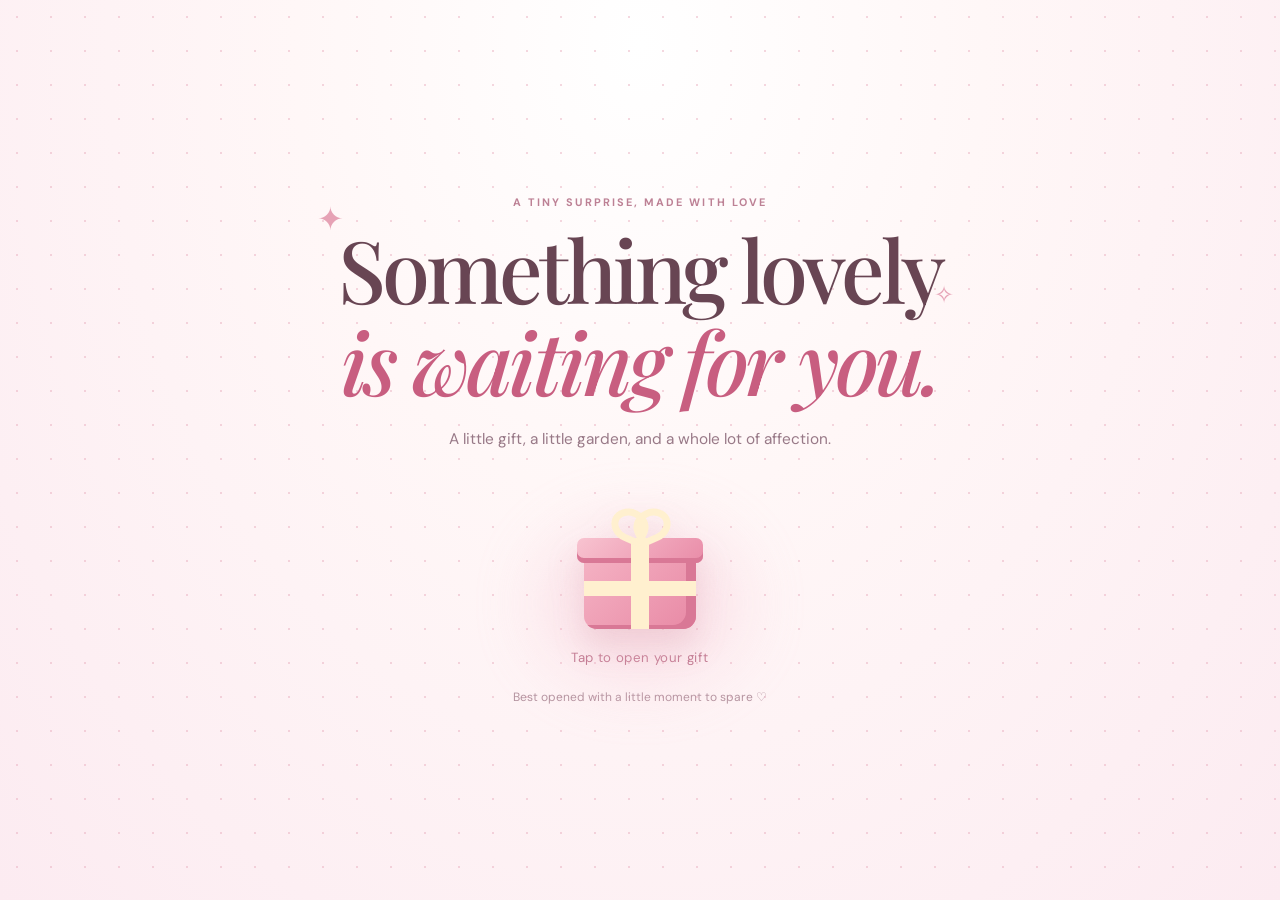
<file: index.html>
<!doctype html>
<html lang="en">
<head>
  <meta charset="utf-8">
  <meta name="viewport" content="width=device-width, initial-scale=1">
  <meta name="theme-color" content="#fff0f4">
  <title>A Little Bouquet for You 🌷</title>
  <meta name="description" content="A little interactive garden of roses, tulips, and love.">
  <link rel="preconnect" href="https://fonts.googleapis.com">
  <link rel="preconnect" href="https://fonts.gstatic.com" crossorigin>
  <link href="https://fonts.googleapis.com/css2?family=DM+Sans:wght@400;500;600;700&family=Playfair+Display:ital,wght@0,500;0,600;0,700;1,500;1,600&display=swap" rel="stylesheet">
  <link rel="stylesheet" href="styles.css">
</head>
<body>
  <div class="ambient" aria-hidden="true"></div>
  <div id="particle-layer" class="particle-layer" aria-hidden="true"></div>

  <main>
    <section class="intro" id="intro">
      <div class="intro-sparkle sparkle-a">✦</div>
      <div class="intro-sparkle sparkle-b">✧</div>
      <p class="eyebrow">A tiny surprise, made with love</p>
      <h1>Something lovely<br><em>is waiting for you.</em></h1>
      <p class="intro-copy">A little gift, a little garden, and a whole lot of affection.</p>
      <button class="gift-button" id="open-gift" aria-label="Open your surprise gift">
        <span class="gift-glow"></span>
        <span class="gift-box" aria-hidden="true">
          <span class="gift-lid"><i></i></span>
          <span class="gift-body"><i class="ribbon-vertical"></i><i class="ribbon-horizontal"></i></span>
          <span class="gift-bow"><i></i><b></b></span>
        </span>
        <span class="gift-hint">Tap to open your gift</span>
      </button>
      <p class="tiny-note">Best opened with a little moment to spare ♡</p>
    </section>

    <section class="reveal-content" id="reveal-content" hidden>
      <header class="hero">
        <p class="eyebrow">Picked just for you</p>
        <h2>A bouquet of <em>little joys.</em></h2>
        <p class="hero-copy">Roses for the warmth, tulips for the smiles, and petals for every lovely thought.</p>
      </header>

      <section class="bouquet-card" aria-label="Animated bouquet of roses and tulips">
        <div class="glow-orb orb-one"></div><div class="glow-orb orb-two"></div>
        <div class="bouquet-scene">
          <div class="bouquet" id="bouquet">
            <div class="flower flower-rose rose-one"><div class="stem"></div><div class="leaf leaf-left"></div><div class="leaf leaf-right"></div><div class="bloom rose-bloom"><i></i><i></i><i></i><i></i><i></i><i></i><i></i></div></div>
            <div class="flower flower-tulip tulip-one"><div class="stem"></div><div class="leaf leaf-left"></div><div class="bloom tulip-bloom"><i></i><i></i><i></i></div></div>
            <div class="flower flower-rose rose-two"><div class="stem"></div><div class="leaf leaf-right"></div><div class="bloom rose-bloom"><i></i><i></i><i></i><i></i><i></i><i></i><i></i></div></div>
            <div class="flower flower-tulip tulip-two"><div class="stem"></div><div class="leaf leaf-left"></div><div class="bloom tulip-bloom"><i></i><i></i><i></i></div></div>
            <div class="flower flower-rose rose-three"><div class="stem"></div><div class="leaf leaf-left"></div><div class="leaf leaf-right"></div><div class="bloom rose-bloom"><i></i><i></i><i></i><i></i><i></i><i></i><i></i></div></div>
            <div class="flower flower-tulip tulip-three"><div class="stem"></div><div class="leaf leaf-right"></div><div class="bloom tulip-bloom"><i></i><i></i><i></i></div></div>
            <div class="flower flower-rose rose-four"><div class="stem"></div><div class="leaf leaf-left"></div><div class="bloom rose-bloom"><i></i><i></i><i></i><i></i><i></i><i></i><i></i></div></div>
            <div class="bouquet-wrap"><span class="wrap-fold"></span><span class="wrap-ribbon"></span><span class="wrap-knot"></span></div>
          </div>
        </div>
        <p class="bouquet-caption">A forever kind of little bloom <span>♡</span></p>
        <div class="bouquet-actions">
          <button class="soft-button" id="bloom-button">Make it bloom ✿</button>
          <button class="soft-button" id="heart-button">Send a heart ♡</button>
        </div>
      </section>

      <section class="letter-section">
        <div class="section-heading">
          <p class="eyebrow">A note from the heart</p>
          <h2>Something I wanted<br><em>you to read.</em></h2>
        </div>
        <div class="envelope-wrap">
          <button class="envelope" id="letter-button" aria-expanded="false" aria-controls="letter">
            <span class="envelope-back"></span><span class="letter-paper"><span>For you, with love ♡</span></span>
            <span class="envelope-front"></span><span class="envelope-flap"></span><span class="envelope-seal">♥</span>
          </button>
          <p class="envelope-hint" id="envelope-hint">Tap the envelope to open your letter</p>
        </div>
        <article class="letter" id="letter" hidden>
          <p class="letter-date">A little note, just because</p>
          <h3>Dear Doc,</h3>
          <p>Some things are better said with flowers. So here are a few roses, a few tulips, and a reminder that you make ordinary days feel a little more special.</p>
          <p>I hope this little corner of the internet brings you a smile. May your days be soft, your heart be light, and your life keep finding reasons to bloom.</p>
          <p class="signature">With lots of love, <span>♡</span></p>
          <button class="text-button" id="close-letter">Fold the letter</button>
        </article>
      </section>

      <footer class="footer">
        <button class="music-button" id="music-button" aria-pressed="false"><span class="music-icon">♫</span><span id="music-label">Play a little melody</span><span class="music-bars" aria-hidden="true"><i></i><i></i><i></i></span></button>
        <p>Made of petals, pixels, and affection <span>♡</span></p>
        <button class="restart-button" id="restart-button">Replay the surprise ↺</button>
      </footer>
    </section>
  </main>
  <script src="script.js"></script>
</body>
</html>
</file>
<file: styles.css>
* {
  box-sizing: border-box;
}

:root {
  --ink: #684553;
  --muted: #987987;
  --rose: #e98ba7;
  --rose-dark: #c85e80;
  --cream: #fffaf5;
  --blush: #fff0f4;
  --green: #7b9c79;
}

html {
  scroll-behavior: smooth;
}

body {
  margin: 0;
  min-height: 100vh;
  color: var(--ink);
  font-family: "DM Sans", sans-serif;
  background: radial-gradient(ellipse at 50% 5%, #fff 0, #fff7f7 38%, #fcebf1 100%);
  overflow-x: hidden;
}

button {
  font: inherit;
  cursor: pointer;
}

.ambient {
  position: fixed;
  inset: 0;
  pointer-events: none;
  opacity: .45;
  background-image: radial-gradient(#e8a8ba 1px, transparent 1px);
  background-size: 34px 34px;
}

.particle-layer {
  position: fixed;
  inset: 0;
  overflow: hidden;
  pointer-events: none;
  z-index: 8;
}

main {
  position: relative;
  z-index: 1;
  width: min(calc(100% - 32px), 980px);
  margin: auto;
}

.intro {
  min-height: 100svh;
  display: flex;
  flex-direction: column;
  justify-content: center;
  align-items: center;
  text-align: center;
  padding: 60px 12px 48px;
  position: relative;
}

.eyebrow {
  margin: 0 0 14px;
  color: #bd8195;
  text-transform: uppercase;
  letter-spacing: .19em;
  font-size: .68rem;
  font-weight: 700;
}

h1, h2, h3 {
  font-family: "Playfair Display", Georgia, serif;
  font-weight: 500;
}

h1 {
  font-size: clamp(2.65rem, 7vw, 5.4rem);
  line-height: 1.06;
  margin: 0;
  letter-spacing: -.045em;
}

h1 em, h2 em {
  color: var(--rose-dark);
  font-weight: 500;
}

.intro-copy,
.hero-copy {
  color: var(--muted);
  line-height: 1.75;
  max-width: 460px;
  margin: 20px auto 0;
  font-size: .96rem;
}

.tiny-note {
  color: #b4939f;
  font-size: .75rem;
  margin-top: 23px;
}

.intro-sparkle {
  position: absolute;
  color: #e6a2b5;
  animation: twinkle 2.4s ease-in-out infinite;
}

.sparkle-a {
  top: 22%;
  left: 17%;
  font-size: 2rem;
}

.sparkle-b {
  right: 18%;
  top: 31%;
  font-size: 1.5rem;
  animation-delay: .8s;
}

/* GIFT BOX */

.gift-button {
  border: 0;
  background: transparent;
  margin: 42px 0 0;
  padding: 14px 22px 0;
  display: grid;
  justify-items: center;
  gap: 20px;
  color: #b96e87;
}

.gift-box {
  width: 126px;
  height: 120px;
  position: relative;
  display: block;
  filter: drop-shadow(0 18px 15px #c77d9230);
  transition: transform .3s ease;
}

.gift-button:hover .gift-box {
  transform: translateY(-8px) rotate(-3deg);
}

.gift-body {
  position: absolute;
  width: 112px;
  height: 77px;
  bottom: 0;
  left: 7px;
  border-radius: 8px 8px 13px 13px;
  background: linear-gradient(135deg, #f5b3c4, #e889a5);
  box-shadow: inset -10px -4px 0 #d97896;
}

.ribbon-vertical {
  position: absolute;
  top: 0;
  bottom: 0;
  left: 47px;
  width: 18px;
  background: #fff0cf;
}

.ribbon-horizontal {
  position: absolute;
  top: 29px;
  left: 0;
  right: 0;
  height: 15px;
  background: #fff0cf;
}

.gift-lid {
  position: absolute;
  z-index: 2;
  top: 29px;
  left: 0;
  width: 126px;
  height: 25px;
  border-radius: 7px;
  background: linear-gradient(135deg, #f8c3d0, #e98ca8);
  box-shadow: inset 0 -5px #d97896;
}

.gift-lid i {
  position: absolute;
  left: 54px;
  width: 18px;
  height: 25px;
  background: #fff0cf;
  top: 0;
}

.gift-bow {
  position: absolute;
  z-index: 3;
  top: 0;
  left: 46px;
  width: 36px;
  height: 32px;
}

.gift-bow:before,
.gift-bow:after {
  content: "";
  position: absolute;
  width: 24px;
  height: 19px;
  border: 7px solid #fff0cf;
  border-radius: 80% 80% 20% 80%;
}

.gift-bow:before {
  left: -12px;
  transform: rotate(24deg);
}

.gift-bow:after {
  right: -12px;
  transform: scaleX(-1) rotate(24deg);
}

.gift-bow b {
  position: absolute;
  z-index: 2;
  width: 12px;
  height: 12px;
  background: #fff0cf;
  border-radius: 50%;
  left: 12px;
  top: 12px;
}

.gift-hint {
  font-size: .83rem;
  letter-spacing: .03em;
}

.gift-glow {
  position: absolute;
  width: 190px;
  height: 140px;
  border-radius: 50%;
  background: #f5bfd0;
  filter: blur(36px);
  opacity: .45;
  transform: translateY(24px);
}

.intro.opening .gift-box {
  animation: gift-open .95s cubic-bezier(.2,.8,.2,1) forwards;
}

.intro.opening .gift-lid {
  animation: lid-pop .75s ease forwards;
  transform-origin: 15% 90%;
}

.intro.opening .gift-bow {
  animation: bow-pop .7s ease forwards;
}

/* MAIN HERO */

.reveal-content {
  animation: rise-in .9s ease both;
  padding-bottom: 40px;
}

.hero {
  text-align: center;
  padding: 45px 10px 25px;
}

.hero h2,
.section-heading h2 {
  font-size: clamp(2.35rem, 6vw, 4.1rem);
  line-height: 1.08;
  letter-spacing: -.04em;
  margin: 0;
}

/* BOUQUET */

.bouquet-card {
  position: relative;
  overflow: hidden;
  border: 1px solid #f5dce4;
  border-radius: 30px;
  background: linear-gradient(145deg, #fffdfb, #fff0f4 75%, #fce8ef);
  padding: 26px 18px 25px;
  box-shadow: 0 24px 70px #bd7f9220;
}

.bouquet-scene {
  height: 390px;
  display: flex;
  justify-content: center;
  align-items: center;
  perspective: 1000px;
}

.bouquet {
  position: relative;
  width: 350px;
  height: 350px;
  transform-style: preserve-3d;
  transform: rotateX(7deg) rotateY(-5deg);
  animation: bouquet-float 5s ease-in-out infinite;
}

.flower {
  position: absolute;
  width: 90px;
  height: 260px;
  bottom: 38px;
  transform-style: preserve-3d;
  transform-origin: 50% 100%;
  transform-box: border-box;
  will-change: rotate;
}

.stem {
  position: absolute;
  width: 6px;
  height: 220px;
  left: 42px;
  bottom: 0;
  border-radius: 100%;
  background: linear-gradient(90deg, #557c5d, #9bb78b 48%, #527856);
  transform: none !important;
  transform-origin: bottom center;
  box-shadow: 3px 0 5px #456b4c25;
  z-index: 1;
}

.leaf {
  position: absolute;
  width: 44px;
  height: 22px;
  bottom: 75px;
  background: linear-gradient(140deg, #b1c99d, #648d6b);
  border-radius: 100% 0 100% 0;
  transform-style: preserve-3d;
  box-shadow: inset 0 -2px 3px #416d4a30;
  z-index: 2;
}

.leaf-left {
  left: 7px;
  transform: rotate(20deg) rotateY(-25deg);
}

.leaf-right {
  right: 2px;
  bottom: 105px;
  transform: scaleX(-1) rotate(22deg) rotateY(25deg);
}

.bloom {
  position: absolute;
  left: 6px;
  top: 4px;
  width: 78px;
  height: 76px;
  transform-style: preserve-3d;
  transform-origin: 50% 90%;
  filter: drop-shadow(0 8px 5px #a04c6825);
  z-index: 3;
}

/* ROSES */

.rose-bloom i {
  position: absolute;
  display: block;
  width: 39px;
  height: 48px;
  left: 20px;
  top: 12px;
  border-radius: 52% 52% 42% 42%;
  transform-origin: 50% 82%;
  background: linear-gradient(145deg, #ffd1dc 0%, #f18da9 58%, #d45d81 100%);
  box-shadow: inset -4px -3px 7px #b84c6e35;
}

.rose-bloom i:nth-child(1) {
  transform: rotate(0deg) translateY(-13px) translateZ(13px);
}

.rose-bloom i:nth-child(2) {
  transform: rotate(51deg) translateY(-13px) translateZ(10px);
}

.rose-bloom i:nth-child(3) {
  transform: rotate(102deg) translateY(-13px) translateZ(7px);
}

.rose-bloom i:nth-child(4) {
  transform: rotate(153deg) translateY(-13px) translateZ(4px);
}

.rose-bloom i:nth-child(5) {
  transform: rotate(204deg) translateY(-13px) translateZ(7px);
}

.rose-bloom i:nth-child(6) {
  transform: rotate(255deg) translateY(-13px) translateZ(10px);
}

.rose-bloom i:nth-child(7) {
  width: 26px;
  height: 32px;
  left: 27px;
  top: 23px;
  border-radius: 50%;
  background: linear-gradient(145deg, #f9b3c6, #c94d75);
  transform: rotate(28deg) translateZ(25px);
}

/* TULIPS */

.tulip-bloom {
  top: 10px;
  height: 75px;
}

.tulip-bloom i {
  position: absolute;
  width: 31px;
  height: 61px;
  top: 0;
  left: 24px;
  border-radius: 60% 60% 35% 35%;
  background: linear-gradient(100deg, #ffd5dc, #ef8da5 60%, #d96783);
  box-shadow: inset -4px -2px 5px #a94d6b30;
  transform-origin: 50% 90%;
}

.tulip-bloom i:nth-child(1) {
  transform: rotate(-25deg) translateX(-13px) rotateY(-18deg);
}

.tulip-bloom i:nth-child(2) {
  height: 69px;
  transform: translateZ(13px);
  background: linear-gradient(90deg, #f8b3c5, #e77796);
}

.tulip-bloom i:nth-child(3) {
  transform: rotate(25deg) translateX(13px) rotateY(18deg);
}

/* FLOWER POSITIONS */

.rose-one {
  left: 22px;
  top: 56px;
  transform: rotate(-13deg) scale(.86);
  z-index: 2;
}

.tulip-one {
  left: 92px;
  top: 18px;
  transform: rotate(-5deg) scale(.92);
  z-index: 3;
}

.rose-two {
  left: 133px;
  top: 42px;
  transform: scale(1.04);
  z-index: 4;
}

.tulip-two {
  left: 211px;
  top: 31px;
  transform: rotate(9deg) scale(.9);
  z-index: 3;
}

.rose-three {
  left: 265px;
  top: 77px;
  transform: rotate(16deg) scale(.82);
  z-index: 2;
}

.tulip-three {
  left: 48px;
  top: 111px;
  transform: rotate(-20deg) scale(.72);
  z-index: 1;
}

.rose-four {
  left: 205px;
  top: 118px;
  transform: rotate(12deg) scale(.72);
  z-index: 2;
}

/* FLOWER COLORS */

.rose-two .rose-bloom i {
  background: linear-gradient(145deg, #ffe0d0, #f4a18e 58%, #d56d70);
}

.rose-four .rose-bloom i {
  background: linear-gradient(145deg, #ffe0e9, #d98bb5 58%, #a95e92);
}

.tulip-two .tulip-bloom i {
  background: linear-gradient(100deg, #fff0bf, #efb96e 60%, #d78b55);
}

.tulip-three .tulip-bloom i {
  background: linear-gradient(100deg, #f5d8ec, #c58cc5 60%, #a76da9);
}

/* BOUQUET WRAPPER */

.bouquet-wrap {
  position: absolute;
  bottom: 0;
  left: 88px;
  width: 178px;
  height: 155px;
  z-index: 8;
  clip-path: polygon(8% 0, 92% 0, 70% 100%, 30% 100%);
  background: linear-gradient(105deg, #f3d4c9, #fff0e8 42%, #e9bcb7 100%);
  filter: drop-shadow(0 12px 9px #a65b6630);
  transform: rotate(-2deg);
}

.wrap-fold {
  position: absolute;
  left: 0;
  right: 0;
  bottom: 0;
  height: 100%;
  background: linear-gradient(90deg, transparent 48%, #fff8f1 49%, #fff8f1 53%, transparent 54%);
}

.wrap-ribbon {
  position: absolute;
  left: 0;
  right: 0;
  bottom: 36px;
  height: 13px;
  background: #d78da1;
  transform: rotate(-3deg);
}

.wrap-knot {
  position: absolute;
  bottom: 28px;
  left: 78px;
  width: 24px;
  height: 24px;
  border-radius: 50%;
  background: #bd7189;
  box-shadow: -17px 0 0 -4px #e6a5b7, 17px 0 0 -4px #e6a5b7;
}

.bouquet-caption {
  text-align: center;
  color: #a77b89;
  font-family: "Playfair Display", serif;
  font-style: italic;
  font-size: 1.15rem;
  margin: 0 0 18px;
}

.bouquet-caption span,
.footer p span {
  color: #d87896;
}

.bouquet-actions {
  display: flex;
  justify-content: center;
  gap: 10px;
  flex-wrap: wrap;
}

.soft-button {
  border: 1px solid #edcbd6;
  background: #fff9fa;
  color: #a65e78;
  border-radius: 999px;
  padding: 11px 18px;
  font-size: .82rem;
  transition: .2s;
}

.soft-button:hover {
  background: #fce4eb;
  transform: translateY(-2px);
}

/* CONNECTED FLOWER ANIMATION */

.bouquet.blooming .flower {
  animation: connected-flower-sway 3.8s ease-in-out infinite;
}

.bouquet.blooming .flower:nth-child(1) { animation-delay: -.3s; }
.bouquet.blooming .flower:nth-child(2) { animation-delay: -1.1s; }
.bouquet.blooming .flower:nth-child(3) { animation-delay: -1.8s; }
.bouquet.blooming .flower:nth-child(4) { animation-delay: -.7s; }
.bouquet.blooming .flower:nth-child(5) { animation-delay: -2.2s; }
.bouquet.blooming .flower:nth-child(6) { animation-delay: -1.4s; }
.bouquet.blooming .flower:nth-child(7) { animation-delay: -2.7s; }

.bouquet.blooming .rose-bloom,
.bouquet.blooming .tulip-bloom {
  animation: connected-petal-open 1.15s cubic-bezier(.2,.75,.25,1) both;
}

.bouquet.blooming .flower:nth-child(2) .bloom { animation-delay: .08s; }
.bouquet.blooming .flower:nth-child(3) .bloom { animation-delay: .16s; }
.bouquet.blooming .flower:nth-child(4) .bloom { animation-delay: .24s; }
.bouquet.blooming .flower:nth-child(5) .bloom { animation-delay: .32s; }
.bouquet.blooming .flower:nth-child(6) .bloom { animation-delay: .4s; }
.bouquet.blooming .flower:nth-child(7) .bloom { animation-delay: .48s; }

/* LOVE LETTER */

.letter-section {
  padding: 100px 10px 65px;
  text-align: center;
}

.section-heading {
  margin-bottom: 26px;
}

.envelope-wrap {
  display: grid;
  justify-items: center;
  gap: 12px;
}

.envelope {
  position: relative;
  width: 220px;
  height: 145px;
  border: 0;
  background: transparent;
  perspective: 700px;
  filter: drop-shadow(0 13px 12px #a35d7320);
  transition: transform .3s;
}

.envelope:hover {
  transform: translateY(-5px);
}

.envelope-back {
  position: absolute;
  inset: 0;
  background: #e9a4b6;
  border-radius: 7px;
}

.letter-paper {
  position: absolute;
  left: 15px;
  right: 15px;
  bottom: 8px;
  height: 116px;
  background: #fffdf9;
  border-radius: 4px;
  display: grid;
  place-items: center;
  color: #bd7b90;
  font-family: "Playfair Display", serif;
  font-style: italic;
  transition: transform .7s ease;
  z-index: 1;
}

.envelope-front {
  position: absolute;
  inset: 0;
  background: #f4bdca;
  clip-path: polygon(0 0, 50% 58%, 100% 0, 100% 100%, 0 100%);
  z-index: 3;
  border-radius: 0 0 7px 7px;
}

.envelope-flap {
  position: absolute;
  inset: 0;
  background: #f8cbd4;
  clip-path: polygon(0 0, 100% 0, 50% 62%);
  transform-origin: top;
  transition: transform .6s;
  z-index: 4;
}

.envelope-seal {
  position: absolute;
  z-index: 5;
  top: 57px;
  left: calc(50% - 15px);
  width: 30px;
  height: 30px;
  border-radius: 50%;
  display: grid;
  place-items: center;
  background: #c76d89;
  color: white;
  font-size: .8rem;
}

.envelope.open .envelope-flap {
  transform: rotateX(180deg);
  z-index: 0;
}

.envelope.open .letter-paper {
  transform: translateY(-78px);
  z-index: 5;
}

.envelope-hint {
  color: #aa8793;
  font-size: .78rem;
}

.letter {
  max-width: 590px;
  margin: 35px auto 0;
  text-align: left;
  padding: 32px clamp(22px, 5vw, 48px);
  background: #fffdfa;
  border: 1px solid #f1dce2;
  border-radius: 18px;
  box-shadow: 0 15px 50px #a45c7014;
  animation: rise-in .6s ease;
}

.letter-date {
  font-size: .68rem;
  letter-spacing: .12em;
  text-transform: uppercase;
  color: #c18b9b;
}

.letter h3 {
  font-size: 2rem;
  margin: 15px 0;
  color: #a95d77;
}

.letter p {
  line-height: 1.85;
  color: #806572;
  font-size: .93rem;
}

.letter .signature {
  font-family: "Playfair Display", serif;
  font-style: italic;
  font-size: 1.15rem;
  color: #a95d77;
  margin-top: 25px;
}

.signature span {
  color: #d87896;
}

.text-button,
.restart-button {
  border: 0;
  background: none;
  color: #bd7189;
  text-decoration: underline;
  text-underline-offset: 4px;
  font-size: .8rem;
  padding: 8px 0;
}

/* MUSIC */

.footer {
  text-align: center;
  padding: 20px 10px 55px;
  border-top: 1px solid #f1dce3;
}

.music-button {
  border: 1px solid #eacbd5;
  background: #fffafd;
  border-radius: 999px;
  padding: 12px 17px;
  color: #a65e78;
  display: inline-flex;
  align-items: center;
  gap: 10px;
  min-width: 220px;
  justify-content: center;
}

.music-icon {
  font-size: 1.2rem;
}

.music-bars {
  display: none;
  height: 15px;
  align-items: center;
  gap: 2px;
}

.music-bars i {
  width: 3px;
  height: 6px;
  background: #d87896;
  border-radius: 4px;
}

.music-button.playing .music-bars {
  display: flex;
}

.music-button.playing .music-bars i {
  animation: equalize .7s ease-in-out infinite alternate;
}

.music-bars i:nth-child(2) { animation-delay: .2s; }
.music-bars i:nth-child(3) { animation-delay: .4s; }

.footer p {
  font-size: .75rem;
  color: #ad8d99;
  margin: 23px 0 8px;
}

/* PARTICLES */

.petal,
.float-heart {
  position: absolute;
  top: -30px;
  animation: fall linear forwards;
  opacity: .8;
}

.petal {
  width: 13px;
  height: 18px;
  border-radius: 80% 0 80% 0;
  background: linear-gradient(140deg, #ffdce5, #e88ca8);
  filter: drop-shadow(0 2px 2px #a34b6520);
}

.float-heart {
  font-size: 18px;
  color: #e98ba7;
  animation: heart-rise 2.3s ease-out forwards;
}

[hidden] {
  display: none !important;
}

/* ANIMATIONS */

@keyframes twinkle {
  50% {
    opacity: .35;
    transform: scale(.75) rotate(25deg);
  }
}

@keyframes rise-in {
  from {
    opacity: 0;
    transform: translateY(20px);
  }
  to {
    opacity: 1;
    transform: translateY(0);
  }
}

@keyframes bouquet-float {
  0%, 100% {
    translate: 0 0;
    rotate: 0deg;
  }
  50% {
    translate: 0 -8px;
    rotate: 1deg;
  }
}

@keyframes connected-flower-sway {
  0%, 100% { rotate: -1.2deg; }
  50% { rotate: 1.8deg; }
}

@keyframes connected-petal-open {
  0% { scale: .78; }
  65% { scale: 1.08; }
  100% { scale: 1; }
}

@keyframes gift-open {
  0% { transform: scale(1); }
  45% { transform: scale(1.12) rotate(4deg); }
  100% {
    transform: scale(.2) translateY(-160px);
    opacity: 0;
  }
}

@keyframes lid-pop {
  to {
    transform: translate(-35px, -65px) rotate(-35deg);
    opacity: 0;
  }
}

@keyframes bow-pop {
  to {
    transform: translate(28px, -100px) rotate(35deg);
    opacity: 0;
  }
}

@keyframes fall {
  to {
    transform: translate3d(var(--drift, 0px), 110vh, 0) rotate(650deg);
    opacity: 0;
  }
}

@keyframes heart-rise {
  0% {
    transform: translateY(0) scale(.7) rotate(-10deg);
    opacity: 0;
  }
  20% { opacity: 1; }
  100% {
    transform: translateY(-190px) scale(1.25) rotate(20deg);
    opacity: 0;
  }
}

@keyframes equalize {
  from { height: 4px; }
  to { height: 15px; }
}

/* RESPONSIVE */

@media (max-width: 600px) {
  main {
    width: min(calc(100% - 20px), 980px);
  }

  .bouquet-card {
    padding: 18px 8px 22px;
  }

  .bouquet-scene {
    height: 330px;
    overflow: hidden;
  }

  .bouquet {
    transform: scale(.82) rotateX(7deg) rotateY(-5deg);
  }

  .letter-section {
    padding-top: 75px;
  }

  .sparkle-a { left: 7%; }
  .sparkle-b { right: 8%; }
}

@media (prefers-reduced-motion: reduce) {
  *,
  *::before,
  *::after {
    scroll-behavior: auto !important;
    animation-duration: .01ms !important;
    animation-iteration-count: 1 !important;
    transition-duration: .01ms !important;
  }

  .bouquet.blooming .flower,
  .bouquet.blooming .rose-bloom,
  .bouquet.blooming .tulip-bloom {
    animation: none !important;
  }
}
</file>
